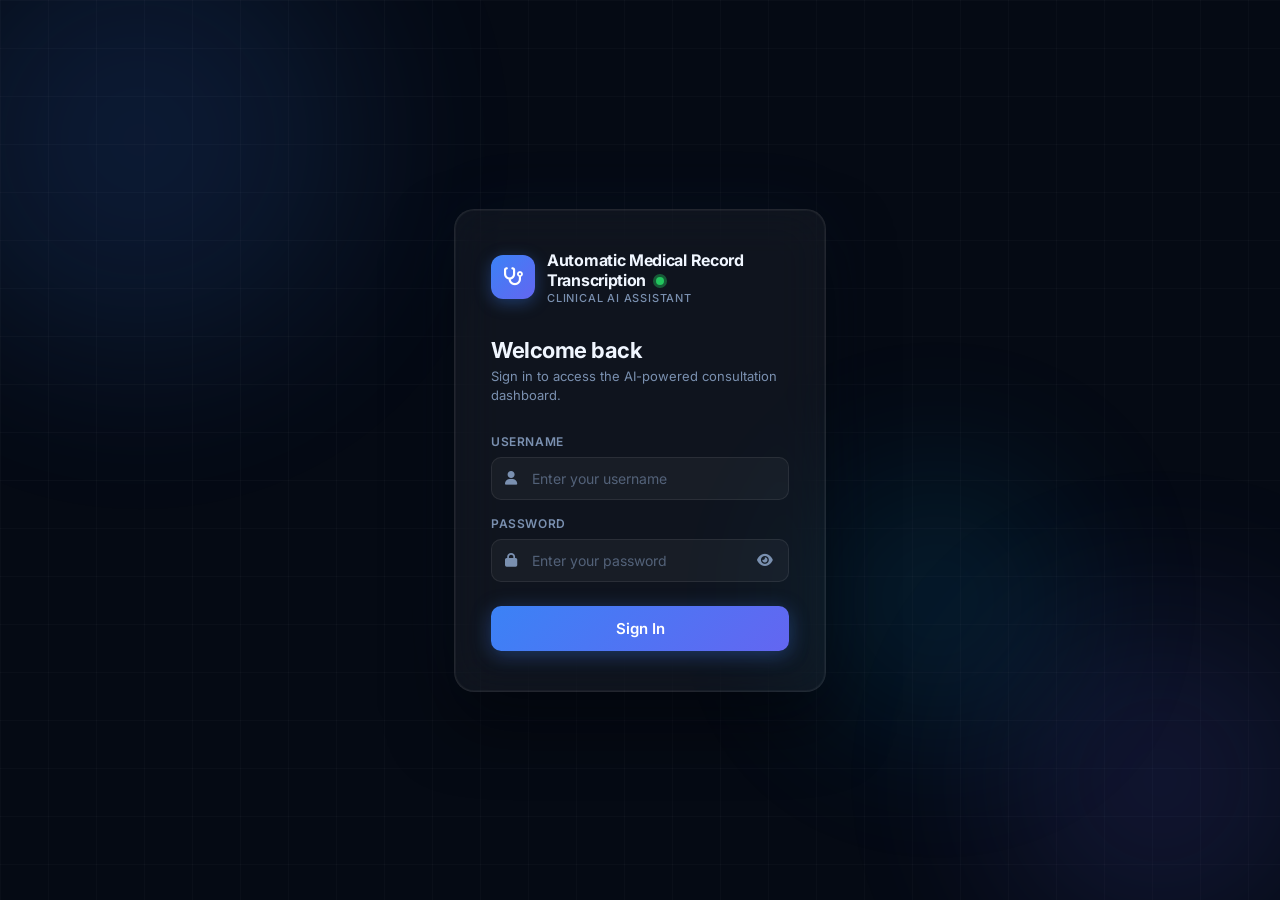
<file: Source Code/static/login.html>
<!DOCTYPE html>
<html lang="en">
<head>
    <meta charset="UTF-8">
    <meta name="viewport" content="width=device-width, initial-scale=1.0">
    <title>Login — Automatic Medical Record Transcription</title>
    <meta name="description" content="Sign in to Automatic Medical Record Transcription — AI-powered clinical documentation assistant.">
    <link rel="icon" type="image/png" href="/static/favicon.png">
    <link href="https://fonts.googleapis.com/css2?family=Inter:wght@300;400;500;600;700&display=swap" rel="stylesheet">
    <link rel="stylesheet" href="https://cdnjs.cloudflare.com/ajax/libs/font-awesome/6.4.0/css/all.min.css">
    <style>
        *, *::before, *::after { box-sizing: border-box; margin: 0; padding: 0; }

        :root {
            --bg-deep:     #050a14;
            --bg-surface:  #0d1626;
            --bg-card:     rgba(255,255,255,0.045);
            --accent:      #3b82f6;
            --accent-glow: rgba(59,130,246,0.35);
            --accent-dark: #1d4ed8;
            --success:     #22c55e;
            --danger:      #ef4444;
            --danger-glow: rgba(239,68,68,0.3);
            --text-primary:   #f0f6ff;
            --text-secondary: #7a90b0;
            --border:      rgba(255,255,255,0.08);
            --border-focus: rgba(59,130,246,0.6);
        }

        body {
            min-height: 100vh;
            background: var(--bg-deep);
            display: flex;
            align-items: center;
            justify-content: center;
            font-family: 'Inter', sans-serif;
            color: var(--text-primary);
            overflow: hidden;
            position: relative;
        }

        /* Animated gradient background blobs */
        .bg-blob {
            position: fixed;
            border-radius: 50%;
            filter: blur(80px);
            opacity: 0.18;
            animation: float 8s ease-in-out infinite;
            pointer-events: none;
        }
        .bg-blob-1 {
            width: 520px; height: 520px;
            background: radial-gradient(circle, #3b82f6, transparent);
            top: -120px; left: -120px;
            animation-delay: 0s;
        }
        .bg-blob-2 {
            width: 400px; height: 400px;
            background: radial-gradient(circle, #6366f1, transparent);
            bottom: -80px; right: -80px;
            animation-delay: -4s;
        }
        .bg-blob-3 {
            width: 300px; height: 300px;
            background: radial-gradient(circle, #0ea5e9, transparent);
            top: 50%; right: 15%;
            animation-delay: -2s;
        }

        @keyframes float {
            0%, 100% { transform: translateY(0px) scale(1); }
            50%       { transform: translateY(-24px) scale(1.04); }
        }

        /* Subtle grid pattern overlay */
        body::before {
            content: '';
            position: fixed;
            inset: 0;
            background-image:
                linear-gradient(rgba(255,255,255,0.025) 1px, transparent 1px),
                linear-gradient(90deg, rgba(255,255,255,0.025) 1px, transparent 1px);
            background-size: 48px 48px;
            pointer-events: none;
        }

        /* Login card */
        .login-wrapper {
            position: relative;
            z-index: 10;
            width: 100%;
            max-width: 420px;
            padding: 24px;
            animation: slideUp 0.6s cubic-bezier(0.16, 1, 0.3, 1) forwards;
            opacity: 0;
            transform: translateY(32px);
        }

        @keyframes slideUp {
            to { opacity: 1; transform: translateY(0); }
        }

        .login-card {
            background: var(--bg-card);
            border: 1px solid var(--border);
            border-radius: 20px;
            padding: 40px 36px;
            backdrop-filter: blur(24px);
            -webkit-backdrop-filter: blur(24px);
            box-shadow:
                0 0 0 1px rgba(255,255,255,0.04) inset,
                0 32px 64px rgba(0,0,0,0.5),
                0 0 80px rgba(59,130,246,0.06);
        }

        /* Logo / Brand */
        .brand {
            display: flex;
            align-items: center;
            gap: 12px;
            margin-bottom: 32px;
        }

        .brand-icon {
            width: 44px; height: 44px;
            background: linear-gradient(135deg, var(--accent), #6366f1);
            border-radius: 12px;
            display: flex;
            align-items: center;
            justify-content: center;
            font-size: 18px;
            color: #fff;
            box-shadow: 0 4px 16px var(--accent-glow);
            flex-shrink: 0;
        }

        .brand-text h1 {
            font-size: 16px;
            font-weight: 700;
            letter-spacing: -0.3px;
            color: var(--text-primary);
        }

        .brand-text p {
            font-size: 11px;
            font-weight: 500;
            color: var(--text-secondary);
            text-transform: uppercase;
            letter-spacing: 0.8px;
            margin-top: 1px;
        }

        /* Welcome text */
        .login-heading {
            margin-bottom: 28px;
        }

        .login-heading h2 {
            font-size: 22px;
            font-weight: 700;
            letter-spacing: -0.5px;
            color: var(--text-primary);
            margin-bottom: 4px;
        }

        .login-heading p {
            font-size: 13px;
            color: var(--text-secondary);
            line-height: 1.5;
        }

        /* Form */
        .form-group {
            margin-bottom: 16px;
        }

        .form-group label {
            display: block;
            font-size: 12px;
            font-weight: 600;
            color: var(--text-secondary);
            text-transform: uppercase;
            letter-spacing: 0.6px;
            margin-bottom: 8px;
        }

        .input-wrapper {
            position: relative;
        }

        /* Decorative left icon — not clickable */
        .input-wrapper > i {
            position: absolute;
            left: 14px;
            top: 50%;
            transform: translateY(-50%);
            color: var(--text-secondary);
            font-size: 14px;
            transition: color 0.2s;
            pointer-events: none;
        }

        .input-wrapper input {
            width: 100%;
            background: rgba(255,255,255,0.04);
            border: 1px solid var(--border);
            border-radius: 10px;
            padding: 12px 14px 12px 40px;
            font-size: 14px;
            font-family: 'Inter', sans-serif;
            color: var(--text-primary);
            outline: none;
            transition: border-color 0.2s, box-shadow 0.2s, background 0.2s;
        }

        /* Extra right padding on password input to make room for the eye button */
        #password {
            padding-right: 44px;
        }

        .input-wrapper input::placeholder { color: var(--text-secondary); opacity: 0.6; }

        .input-wrapper input:focus {
            border-color: var(--border-focus);
            background: rgba(59,130,246,0.06);
            box-shadow: 0 0 0 3px rgba(59,130,246,0.12);
        }

        .input-wrapper input:focus ~ i,
        .input-wrapper:focus-within > i {
            color: var(--accent);
        }

        /* Password toggle */
        .toggle-pw {
            position: absolute;
            right: 14px;
            top: 50%;
            transform: translateY(-50%);
            background: none;
            border: none;
            color: var(--text-secondary);
            cursor: pointer;
            font-size: 14px;
            padding: 2px;
            pointer-events: all;
            transition: color 0.2s;
        }
        .toggle-pw:hover { color: var(--text-primary); }

        /* Error message */
        .error-banner {
            display: none;
            align-items: center;
            gap: 8px;
            background: rgba(239,68,68,0.1);
            border: 1px solid rgba(239,68,68,0.25);
            border-radius: 10px;
            padding: 10px 14px;
            margin-bottom: 16px;
            font-size: 13px;
            color: #fca5a5;
            animation: fadeIn 0.25s ease;
        }

        .error-banner.show { display: flex; }

        @keyframes fadeIn {
            from { opacity: 0; transform: translateY(-6px); }
            to   { opacity: 1; transform: translateY(0); }
        }

        @keyframes shake {
            0%, 100% { transform: translateX(0); }
            20%       { transform: translateX(-8px); }
            40%       { transform: translateX(8px); }
            60%       { transform: translateX(-6px); }
            80%       { transform: translateX(6px); }
        }

        .shake { animation: shake 0.4s ease; }

        /* Submit button */
        .btn-login {
            width: 100%;
            padding: 13px;
            margin-top: 8px;
            background: linear-gradient(135deg, var(--accent), #6366f1);
            border: none;
            border-radius: 10px;
            color: #fff;
            font-size: 15px;
            font-weight: 600;
            font-family: 'Inter', sans-serif;
            cursor: pointer;
            position: relative;
            overflow: hidden;
            transition: opacity 0.2s, transform 0.15s, box-shadow 0.2s;
            box-shadow: 0 4px 20px var(--accent-glow);
        }

        .btn-login::before {
            content: '';
            position: absolute;
            inset: 0;
            background: linear-gradient(135deg, rgba(255,255,255,0.15), transparent);
            opacity: 0;
            transition: opacity 0.2s;
        }

        .btn-login:hover:not(:disabled) { opacity: 0.92; transform: translateY(-1px); box-shadow: 0 8px 28px var(--accent-glow); }
        .btn-login:hover:not(:disabled)::before { opacity: 1; }
        .btn-login:active:not(:disabled) { transform: translateY(0); }
        .btn-login:disabled { opacity: 0.5; cursor: not-allowed; }

        .btn-login .btn-content { display: flex; align-items: center; justify-content: center; gap: 8px; }

        .btn-login .spinner-sm {
            display: none;
            width: 16px; height: 16px;
            border: 2px solid rgba(255,255,255,0.3);
            border-top-color: #fff;
            border-radius: 50%;
            animation: spin 0.7s linear infinite;
        }

        @keyframes spin { to { transform: rotate(360deg); } }

        .btn-login.loading .spinner-sm { display: block; }
        .btn-login.loading .btn-label { opacity: 0.7; }

        /* Footer / badge */
        .login-footer {
            margin-top: 24px;
            text-align: center;
            font-size: 11.5px;
            color: var(--text-secondary);
            display: flex;
            align-items: center;
            justify-content: center;
            gap: 6px;
        }

        .login-footer i { color: var(--accent); font-size: 11px; }

        /* Pulse dot on brand */
        .pulse-dot {
            width: 8px; height: 8px;
            background: var(--success);
            border-radius: 50%;
            display: inline-block;
            margin-left: 6px;
            position: relative;
            top: -1px;
        }
        .pulse-dot::after {
            content: '';
            position: absolute;
            inset: -3px;
            background: var(--success);
            border-radius: 50%;
            opacity: 0.4;
            animation: pulse 1.6s ease-out infinite;
        }

        @keyframes pulse {
            0%   { transform: scale(1); opacity: 0.4; }
            100% { transform: scale(2.2); opacity: 0; }
        }
    </style>
</head>
<body>
    <!-- Animated background blobs -->
    <div class="bg-blob bg-blob-1"></div>
    <div class="bg-blob bg-blob-2"></div>
    <div class="bg-blob bg-blob-3"></div>

    <div class="login-wrapper">
        <div class="login-card">
            <!-- Brand -->
            <div class="brand">
                <div class="brand-icon">
                    <i class="fa-solid fa-stethoscope"></i>
                </div>
                <div class="brand-text">
                    <h1>Automatic Medical Record Transcription <span class="pulse-dot"></span></h1>
                    <p>Clinical AI Assistant</p>
                </div>
            </div>

            <!-- Heading -->
            <div class="login-heading">
                <h2>Welcome back</h2>
                <p>Sign in to access the AI-powered consultation dashboard.</p>
            </div>

            <!-- Error banner -->
            <div class="error-banner" id="error-banner">
                <i class="fa-solid fa-circle-exclamation"></i>
                <span id="error-msg">Invalid username or password.</span>
            </div>

            <!-- Form -->
            <form id="login-form" novalidate>
                <div class="form-group">
                    <label for="username">Username</label>
                    <div class="input-wrapper">
                        <i class="fa-solid fa-user"></i>
                        <input
                            type="text"
                            id="username"
                            name="username"
                            placeholder="Enter your username"
                            autocomplete="username"
                            required
                        >
                    </div>
                </div>

                <div class="form-group">
                    <label for="password">Password</label>
                    <div class="input-wrapper">
                        <i class="fa-solid fa-lock"></i>
                        <input
                            type="password"
                            id="password"
                            name="password"
                            placeholder="Enter your password"
                            autocomplete="current-password"
                            required
                        >
                        <button type="button" class="toggle-pw" id="toggle-pw" aria-label="Toggle password visibility">
                            <i class="fa-solid fa-eye" id="pw-icon"></i>
                        </button>
                    </div>
                </div>

                <button type="submit" class="btn-login" id="btn-login">
                    <span class="btn-content">
                        <div class="spinner-sm"></div>
                        <span class="btn-label">Sign In</span>
                    </span>
                </button>
            </form>

            <!-- <div class="login-footer">
                <i class="fa-solid fa-shield-halved"></i>
                Secured · Research Demo · BINUS ASO
            </div> -->
        </div>
    </div>

    <script>
        const form = document.getElementById('login-form');
        const btn = document.getElementById('btn-login');
        const errorBanner = document.getElementById('error-banner');
        const errorMsg = document.getElementById('error-msg');
        const togglePw = document.getElementById('toggle-pw');
        const pwInput = document.getElementById('password');
        const pwIcon = document.getElementById('pw-icon');

        // Password visibility toggle
        togglePw.addEventListener('click', () => {
            const isHidden = pwInput.type === 'password';
            pwInput.type = isHidden ? 'text' : 'password';
            pwIcon.className = isHidden ? 'fa-solid fa-eye-slash' : 'fa-solid fa-eye';
        });

        function showError(message) {
            errorMsg.textContent = message;
            errorBanner.classList.add('show');
            const card = document.querySelector('.login-card');
            card.classList.remove('shake');
            void card.offsetWidth; // reflow to restart animation
            card.classList.add('shake');
        }

        function hideError() {
            errorBanner.classList.remove('show');
        }

        function setLoading(loading) {
            btn.disabled = loading;
            btn.classList.toggle('loading', loading);
        }

        form.addEventListener('submit', async (e) => {
            e.preventDefault();
            hideError();

            const username = document.getElementById('username').value.trim();
            const password = document.getElementById('password').value;

            if (!username || !password) {
                showError('Please enter both username and password.');
                return;
            }

            setLoading(true);

            try {
                const res = await fetch('/api/login', {
                    method: 'POST',
                    headers: { 'Content-Type': 'application/json' },
                    body: JSON.stringify({ username, password }),
                    credentials: 'include'
                });

                const data = await res.json();

                if (res.ok) {
                    // Redirect to main app
                    window.location.href = '/app';
                } else {
                    showError(data.detail || 'Invalid username or password.');
                }
            } catch (err) {
                showError('Connection error. Please try again.');
            } finally {
                setLoading(false);
            }
        });

        // Clear error on typing
        document.getElementById('username').addEventListener('input', hideError);
        document.getElementById('password').addEventListener('input', hideError);
    </script>
</body>
</html>
</file>
